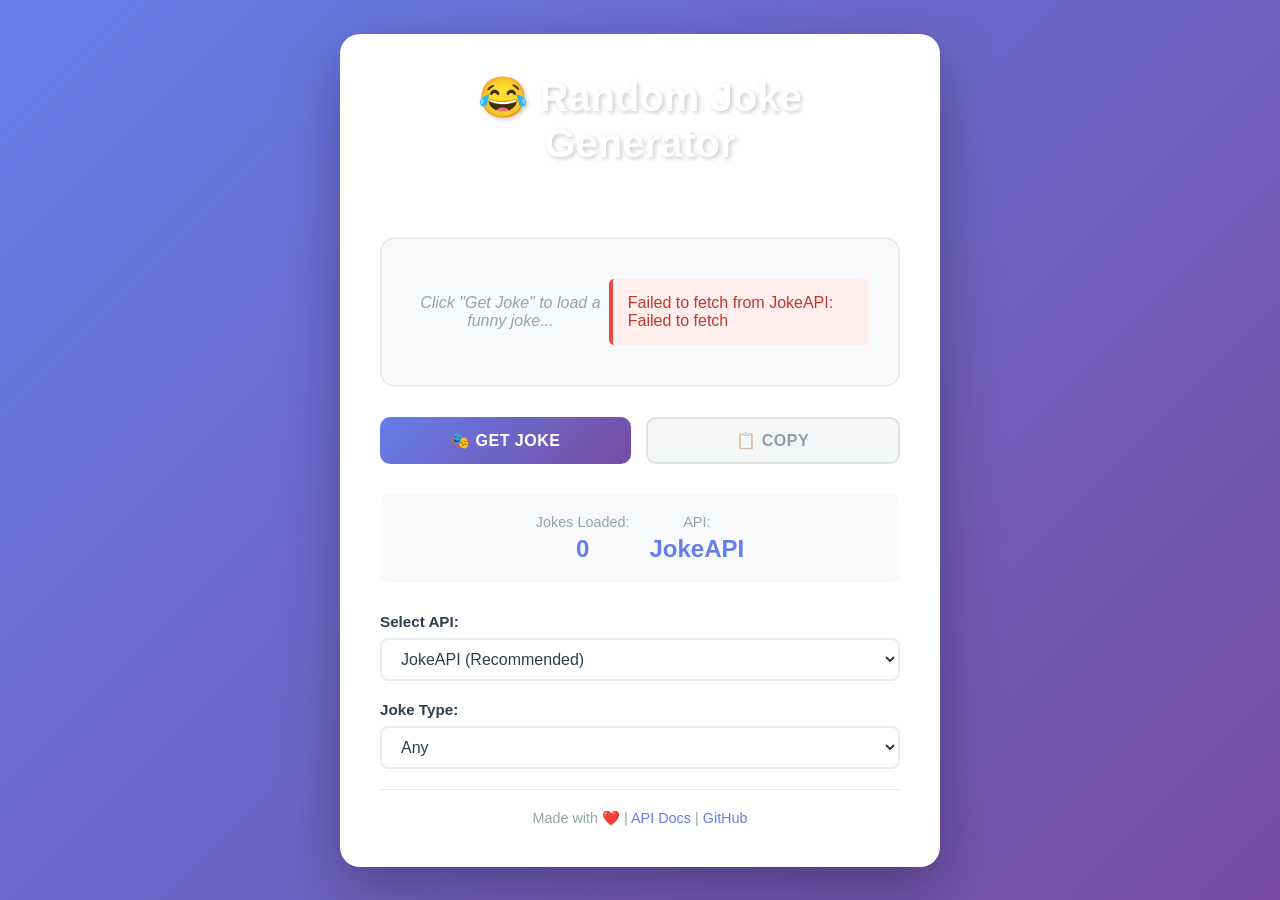
<file: joke-generator/index.html>
<!DOCTYPE html>
<html lang="en">
<head>
    <meta charset="UTF-8">
    <meta name="viewport" content="width=device-width, initial-scale=1.0">
    <title>Random Joke Generator</title>
    <link rel="stylesheet" href="css/style.css">
</head>
<body>
    <div class="container">
        <div class="joke-generator">
            <!-- Header -->
            <div class="header">
                <h1>😂 Random Joke Generator</h1>
                <p>Get a laugh in just one click!</p>
            </div>

            <!-- Joke Display Area -->
            <div class="joke-box">
                <div id="joke-content" class="joke-content">
                    <p class="joke-placeholder">Click "Get Joke" to load a funny joke...</p>
                </div>
                
                <!-- Loading Spinner -->
                <div id="loading" class="loading hidden">
                    <div class="spinner"></div>
                    <p>Loading joke...</p>
                </div>

                <!-- Error Message -->
                <div id="error" class="error hidden">
                    <p id="error-message">Something went wrong. Please try again.</p>
                </div>
            </div>

            <!-- Controls -->
            <div class="controls">
                <button id="get-joke-btn" class="btn btn-primary">🎭 Get Joke</button>
                <button id="copy-btn" class="btn btn-secondary" disabled>📋 Copy</button>
            </div>

            <!-- Statistics -->
            <div class="stats">
                <div class="stat-item">
                    <span class="stat-label">Jokes Loaded:</span>
                    <span id="joke-count" class="stat-value">0</span>
                </div>
                <div class="stat-item">
                    <span class="stat-label">API:</span>
                    <span id="api-name" class="stat-value">JokeAPI</span>
                </div>
            </div>

            <!-- API Selection -->
            <div class="api-selector">
                <label for="api-select">Select API:</label>
                <select id="api-select">
                    <option value="jokeapi">JokeAPI (Recommended)</option>
                    <option value="official">Official Joke API</option>
                </select>
            </div>

            <!-- Joke Type Selection (for JokeAPI) -->
            <div id="joke-type-selector" class="joke-type-selector">
                <label for="joke-type">Joke Type:</label>
                <select id="joke-type">
                    <option value="any">Any</option>
                    <option value="general">General</option>
                    <option value="programming">Programming</option>
                    <option value="knock-knock">Knock-Knock</option>
                </select>
            </div>

            <!-- Footer -->
            <div class="footer">
                <p>Made with ❤️ | <a href="docs/API.md">API Docs</a> | <a href="https://github.com/smi9la/joke-generator">GitHub</a></p>
            </div>
        </div>
    </div>

    <script src="js/api.js"></script>
    <script src="js/ui.js"></script>
    <script src="js/main.js"></script>
</body>
</html>
</file>
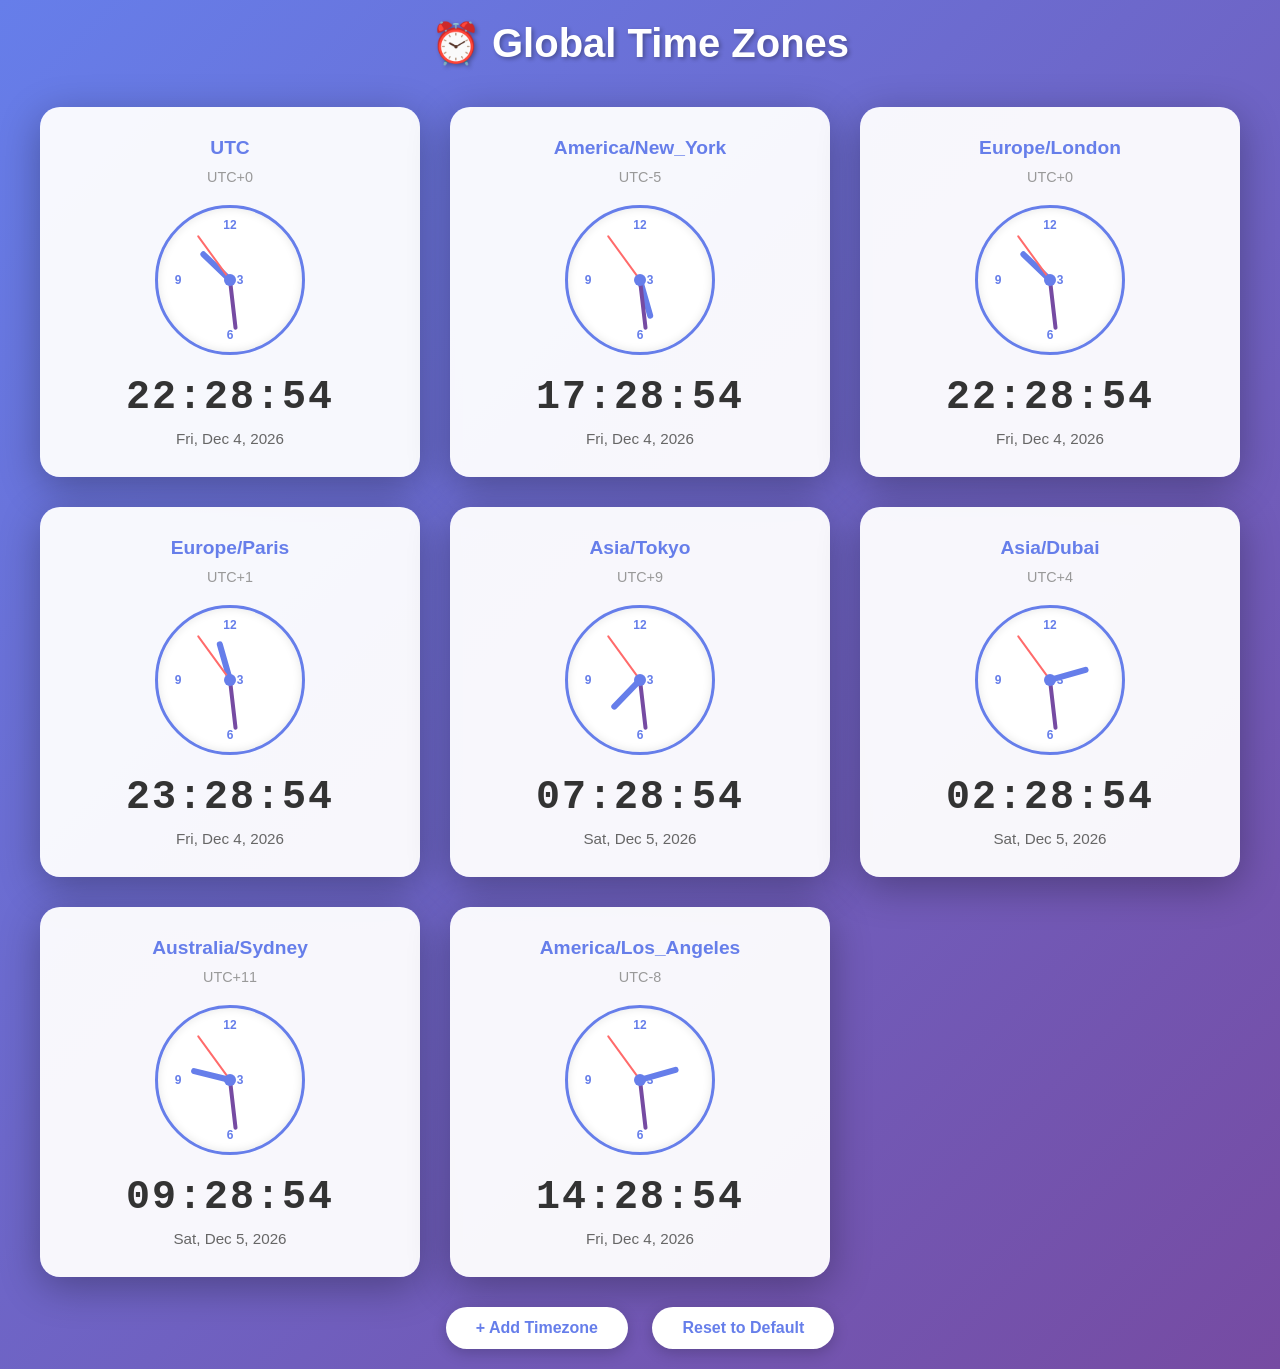
<file: clock.html>
<!DOCTYPE html>
<html lang="en">
<head>
    <meta charset="UTF-8">
    <meta name="viewport" content="width=device-width, initial-scale=1.0">
    <title>Multi-Timezone Digital Clock</title>
    <style>
        * {
            margin: 0;
            padding: 0;
            box-sizing: border-box;
        }

        body {
            font-family: 'Segoe UI', Tahoma, Geneva, Verdana, sans-serif;
            background: linear-gradient(135deg, #667eea 0%, #764ba2 100%);
            min-height: 100vh;
            display: flex;
            justify-content: center;
            align-items: center;
            padding: 20px;
        }

        .container {
            max-width: 1200px;
            width: 100%;
        }

        .title {
            text-align: center;
            color: white;
            margin-bottom: 40px;
            font-size: 2.5em;
            text-shadow: 2px 2px 4px rgba(0, 0, 0, 0.3);
        }

        .clocks-grid {
            display: grid;
            grid-template-columns: repeat(auto-fit, minmax(280px, 1fr));
            gap: 30px;
            margin-bottom: 30px;
        }

        .clock-card {
            background: rgba(255, 255, 255, 0.95);
            border-radius: 20px;
            padding: 30px;
            box-shadow: 0 10px 40px rgba(0, 0, 0, 0.3);
            transition: transform 0.3s ease, box-shadow 0.3s ease;
        }

        .clock-card:hover {
            transform: translateY(-10px);
            box-shadow: 0 15px 50px rgba(0, 0, 0, 0.4);
        }

        .timezone-name {
            font-size: 1.2em;
            font-weight: bold;
            color: #667eea;
            margin-bottom: 10px;
            text-align: center;
        }

        .timezone-offset {
            font-size: 0.9em;
            color: #999;
            text-align: center;
            margin-bottom: 15px;
        }

        .digital-time {
            font-size: 2.5em;
            font-weight: bold;
            text-align: center;
            color: #333;
            font-family: 'Courier New', monospace;
            letter-spacing: 2px;
            margin-bottom: 10px;
        }

        .date {
            font-size: 0.95em;
            color: #666;
            text-align: center;
        }

        .analog-clock {
            width: 150px;
            height: 150px;
            border: 3px solid #667eea;
            border-radius: 50%;
            position: relative;
            margin: 20px auto;
            background: white;
            box-shadow: inset 0 0 10px rgba(0, 0, 0, 0.1);
        }

        .center-dot {
            width: 12px;
            height: 12px;
            background: #667eea;
            border-radius: 50%;
            position: absolute;
            top: 50%;
            left: 50%;
            transform: translate(-50%, -50%);
            z-index: 10;
        }

        .hand {
            position: absolute;
            bottom: 50%;
            left: 50%;
            transform-origin: bottom center;
            background: #333;
            border-radius: 10px;
        }

        .hour-hand {
            width: 6px;
            height: 40px;
            margin-left: -3px;
            background: #667eea;
        }

        .minute-hand {
            width: 4px;
            height: 50px;
            margin-left: -2px;
            background: #764ba2;
        }

        .second-hand {
            width: 2px;
            height: 55px;
            margin-left: -1px;
            background: #ff6b6b;
        }

        .clock-number {
            position: absolute;
            width: 100%;
            height: 100%;
            text-align: center;
            font-size: 12px;
            font-weight: bold;
            color: #667eea;
        }

        .clock-number span {
            display: inline-block;
            position: absolute;
            left: 50%;
            width: 20px;
            transform: translateX(-50%);
        }

        .controls {
            text-align: center;
            margin-top: 30px;
        }

        .btn {
            background: white;
            color: #667eea;
            border: none;
            padding: 12px 30px;
            font-size: 1em;
            border-radius: 25px;
            cursor: pointer;
            margin: 0 10px;
            font-weight: bold;
            transition: all 0.3s ease;
            box-shadow: 0 4px 15px rgba(0, 0, 0, 0.2);
        }

        .btn:hover {
            background: #667eea;
            color: white;
            transform: scale(1.05);
        }

        .add-timezone {
            display: flex;
            justify-content: center;
            gap: 10px;
            margin-top: 20px;
            flex-wrap: wrap;
        }

        .timezone-input {
            padding: 10px 15px;
            border: 2px solid white;
            border-radius: 25px;
            background: rgba(255, 255, 255, 0.9);
            color: #333;
            font-size: 0.95em;
        }

        @media (max-width: 768px) {
            .title {
                font-size: 1.8em;
                margin-bottom: 30px;
            }

            .clocks-grid {
                grid-template-columns: 1fr;
                gap: 20px;
            }

            .digital-time {
                font-size: 2em;
            }
        }
    </style>
</head>
<body>
    <div class="container">
        <h1 class="title">⏰ Global Time Zones</h1>
        
        <div class="clocks-grid" id="clocksGrid">
            <!-- Clock cards will be generated here -->
        </div>

        <div class="controls">
            <button class="btn" onclick="addCustomTimezone()">+ Add Timezone</button>
            <button class="btn" onclick="resetToDefault()">Reset to Default</button>
        </div>

        <div class="add-timezone" id="addTimezonePanel" style="display: none;">
            <input type="text" class="timezone-input" id="timezoneInput" placeholder="e.g., America/New_York">
            <button class="btn" onclick="confirmAddTimezone()">Add</button>
            <button class="btn" onclick="cancelAddTimezone()">Cancel</button>
        </div>
    </div>

    <script>
        const defaultTimezones = [
            'UTC',
            'America/New_York',
            'Europe/London',
            'Europe/Paris',
            'Asia/Tokyo',
            'Asia/Dubai',
            'Australia/Sydney',
            'America/Los_Angeles'
        ];

        let timezones = [...defaultTimezones];

        function formatTime(date) {
            const hours = String(date.getHours()).padStart(2, '0');
            const minutes = String(date.getMinutes()).padStart(2, '0');
            const seconds = String(date.getSeconds()).padStart(2, '0');
            return `${hours}:${minutes}:${seconds}`;
        }

        function formatDate(date) {
            return date.toLocaleDateString('en-US', {
                weekday: 'short',
                month: 'short',
                day: 'numeric',
                year: 'numeric'
            });
        }

        function getTimezoneOffset(timezone) {
            const formatter = new Intl.DateTimeFormat('en-US', {
                timeZone: timezone,
                hour: '2-digit',
                minute: '2-digit',
                second: '2-digit',
                hour12: false
            });

            const now = new Date();
            const utcDate = new Date(now.toLocaleString('en-US', { timeZone: 'UTC' }));
            const tzDate = new Date(now.toLocaleString('en-US', { timeZone: timezone }));
            const offset = (tzDate - utcDate) / (1000 * 60 * 60);
            
            return offset >= 0 ? `UTC+${offset}` : `UTC${offset}`;
        }

        function createClockHTML(timezone) {
            const now = new Date();
            const tzDate = new Date(now.toLocaleString('en-US', { timeZone: timezone }));
            const hours = tzDate.getHours();
            const minutes = tzDate.getMinutes();
            const seconds = tzDate.getSeconds();

            const hourDegrees = (hours % 12) * 30 + minutes * 0.5;
            const minuteDegrees = minutes * 6 + seconds * 0.1;
            const secondDegrees = seconds * 6;

            return `
                <div class="clock-card">
                    <div class="timezone-name">${timezone}</div>
                    <div class="timezone-offset">${getTimezoneOffset(timezone)}</div>
                    
                    <div class="analog-clock">
                        <div class="clock-number">
                            <span style="top: 10px;">12</span>
                            <span style="right: 10px; top: 50%; transform: translateY(-50%);">3</span>
                            <span style="bottom: 10px;">6</span>
                            <span style="left: 10px; top: 50%; transform: translateY(-50%);">9</span>
                        </div>
                        <div class="hand hour-hand" style="transform: rotate(${hourDegrees}deg);"></div>
                        <div class="hand minute-hand" style="transform: rotate(${minuteDegrees}deg);"></div>
                        <div class="hand second-hand" style="transform: rotate(${secondDegrees}deg);"></div>
                        <div class="center-dot"></div>
                    </div>

                    <div class="digital-time">${formatTime(tzDate)}</div>
                    <div class="date">${formatDate(tzDate)}</div>
                </div>
            `;
        }

        function renderClocks() {
            const grid = document.getElementById('clocksGrid');
            grid.innerHTML = timezones.map(tz => createClockHTML(tz)).join('');
        }

        function updateClocks() {
            renderClocks();
        }

        function addCustomTimezone() {
            document.getElementById('addTimezonePanel').style.display = 'flex';
            document.getElementById('timezoneInput').focus();
        }

        function confirmAddTimezone() {
            const input = document.getElementById('timezoneInput').value.trim();
            if (input && !timezones.includes(input)) {
                try {
                    // Validate timezone
                    new Date().toLocaleString('en-US', { timeZone: input });
                    timezones.push(input);
                    renderClocks();
                    document.getElementById('timezoneInput').value = '';
                    document.getElementById('addTimezonePanel').style.display = 'none';
                } catch (e) {
                    alert('Invalid timezone: ' + input);
                }
            } else {
                alert('Timezone already exists or is empty');
            }
        }

        function cancelAddTimezone() {
            document.getElementById('addTimezonePanel').style.display = 'none';
            document.getElementById('timezoneInput').value = '';
        }

        function resetToDefault() {
            timezones = [...defaultTimezones];
            renderClocks();
        }

        // Initialize
        renderClocks();
        setInterval(updateClocks, 1000);

        // Allow Enter key to confirm
        document.getElementById('timezoneInput')?.addEventListener('keypress', (e) => {
            if (e.key === 'Enter') confirmAddTimezone();
        });
    </script>
</body>
</html>
</file>
<file: joke-generator/css/style.css>
/* General Styles */
* {
    margin: 0;
    padding: 0;
    box-sizing: border-box;
}

body {
    font-family: 'Segoe UI', Tahoma, Geneva, Verdana, sans-serif;
    background: linear-gradient(135deg, #667eea 0%, #764ba2 100%);
    min-height: 100vh;
    display: flex;
    justify-content: center;
    align-items: center;
    padding: 20px;
}

.container {
    width: 100%;
    max-width: 600px;
}

/* Header */
.header {
    text-align: center;
    color: white;
    margin-bottom: 40px;
}

.header h1 {
    font-size: 2.5rem;
    margin-bottom: 10px;
    font-weight: 700;
    text-shadow: 2px 2px 4px rgba(0, 0, 0, 0.2);
}

.header p {
    font-size: 1.1rem;
    opacity: 0.9;
}

/* Joke Generator Box */
.joke-generator {
    background: white;
    border-radius: 20px;
    box-shadow: 0 20px 60px rgba(0, 0, 0, 0.3);
    padding: 40px;
    animation: slideIn 0.5s ease-out;
}

@keyframes slideIn {
    from {
        opacity: 0;
        transform: translateY(30px);
    }
    to {
        opacity: 1;
        transform: translateY(0);
    }
}

/* Joke Box */
.joke-box {
    background: #f8f9fa;
    border: 2px solid #e9ecef;
    border-radius: 15px;
    padding: 30px;
    margin-bottom: 30px;
    min-height: 150px;
    display: flex;
    align-items: center;
    justify-content: center;
    position: relative;
}

.joke-content {
    text-align: center;
}

.joke-text {
    font-size: 1.3rem;
    color: #2c3e50;
    line-height: 1.6;
    margin-bottom: 15px;
    font-weight: 500;
}

.joke-punchline {
    font-size: 1.2rem;
    color: #667eea;
    font-weight: 700;
    margin-top: 15px;
    padding-top: 15px;
    border-top: 2px solid #e9ecef;
}

.joke-placeholder {
    color: #95a5a6;
    font-size: 1rem;
    font-style: italic;
}

/* Loading Spinner */
.loading {
    text-align: center;
}

.loading.hidden {
    display: none;
}

.spinner {
    width: 50px;
    height: 50px;
    border: 4px solid #e9ecef;
    border-top: 4px solid #667eea;
    border-radius: 50%;
    animation: spin 1s linear infinite;
    margin: 0 auto 15px;
}

@keyframes spin {
    0% { transform: rotate(0deg); }
    100% { transform: rotate(360deg); }
}

.loading p {
    color: #667eea;
    font-weight: 600;
}

/* Error Message */
.error {
    background: #fee;
    border-left: 4px solid #e74c3c;
    padding: 15px;
    border-radius: 5px;
    color: #c0392b;
}

.error.hidden {
    display: none;
}

#error-message {
    margin: 0;
}

/* Controls */
.controls {
    display: flex;
    gap: 15px;
    margin-bottom: 30px;
}

.btn {
    flex: 1;
    padding: 12px 24px;
    border: none;
    border-radius: 10px;
    font-size: 1rem;
    font-weight: 600;
    cursor: pointer;
    transition: all 0.3s ease;
    text-transform: uppercase;
    letter-spacing: 0.5px;
}

.btn-primary {
    background: linear-gradient(135deg, #667eea 0%, #764ba2 100%);
    color: white;
}

.btn-primary:hover:not(:disabled) {
    transform: translateY(-2px);
    box-shadow: 0 10px 20px rgba(102, 126, 234, 0.3);
}

.btn-primary:active:not(:disabled) {
    transform: translateY(0);
}

.btn-secondary {
    background: #ecf0f1;
    color: #2c3e50;
    border: 2px solid #bdc3c7;
}

.btn-secondary:hover:not(:disabled) {
    background: #d5dbdb;
    border-color: #95a5a6;
}

.btn-secondary:disabled {
    opacity: 0.5;
    cursor: not-allowed;
}

/* Statistics */
.stats {
    display: flex;
    gap: 20px;
    justify-content: center;
    margin-bottom: 30px;
    padding: 20px;
    background: #f8f9fa;
    border-radius: 10px;
}

.stat-item {
    text-align: center;
}

.stat-label {
    display: block;
    color: #95a5a6;
    font-size: 0.9rem;
    margin-bottom: 5px;
}

.stat-value {
    display: block;
    color: #667eea;
    font-size: 1.5rem;
    font-weight: 700;
}

/* API Selector */
.api-selector,
.joke-type-selector {
    margin-bottom: 20px;
}

.api-selector label,
.joke-type-selector label {
    display: block;
    margin-bottom: 8px;
    color: #2c3e50;
    font-weight: 600;
    font-size: 0.95rem;
}

.api-selector select,
.joke-type-selector select {
    width: 100%;
    padding: 10px 15px;
    border: 2px solid #e9ecef;
    border-radius: 8px;
    font-size: 1rem;
    color: #2c3e50;
    background: white;
    cursor: pointer;
    transition: all 0.3s ease;
}

.api-selector select:hover,
.joke-type-selector select:hover {
    border-color: #667eea;
}

.api-selector select:focus,
.joke-type-selector select:focus {
    outline: none;
    border-color: #667eea;
    box-shadow: 0 0 0 3px rgba(102, 126, 234, 0.1);
}

/* Footer */
.footer {
    text-align: center;
    color: #95a5a6;
    font-size: 0.9rem;
    padding-top: 20px;
    border-top: 1px solid #e9ecef;
}

.footer a {
    color: #667eea;
    text-decoration: none;
    transition: color 0.3s ease;
}

.footer a:hover {
    color: #764ba2;
    text-decoration: underline;
}

/* Responsive Design */
@media (max-width: 600px) {
    .header h1 {
        font-size: 2rem;
    }

    .joke-generator {
        padding: 25px;
    }

    .joke-text {
        font-size: 1.1rem;
    }

    .joke-punchline {
        font-size: 1rem;
    }

    .controls {
        flex-direction: column;
    }

    .stats {
        flex-direction: column;
        gap: 15px;
    }
}

/* Animation for new jokes */
@keyframes fadeIn {
    from {
        opacity: 0;
        transform: scale(0.95);
    }
    to {
        opacity: 1;
        transform: scale(1);
    }
}

.joke-content.new-joke {
    animation: fadeIn 0.5s ease-out;
}
</file>
